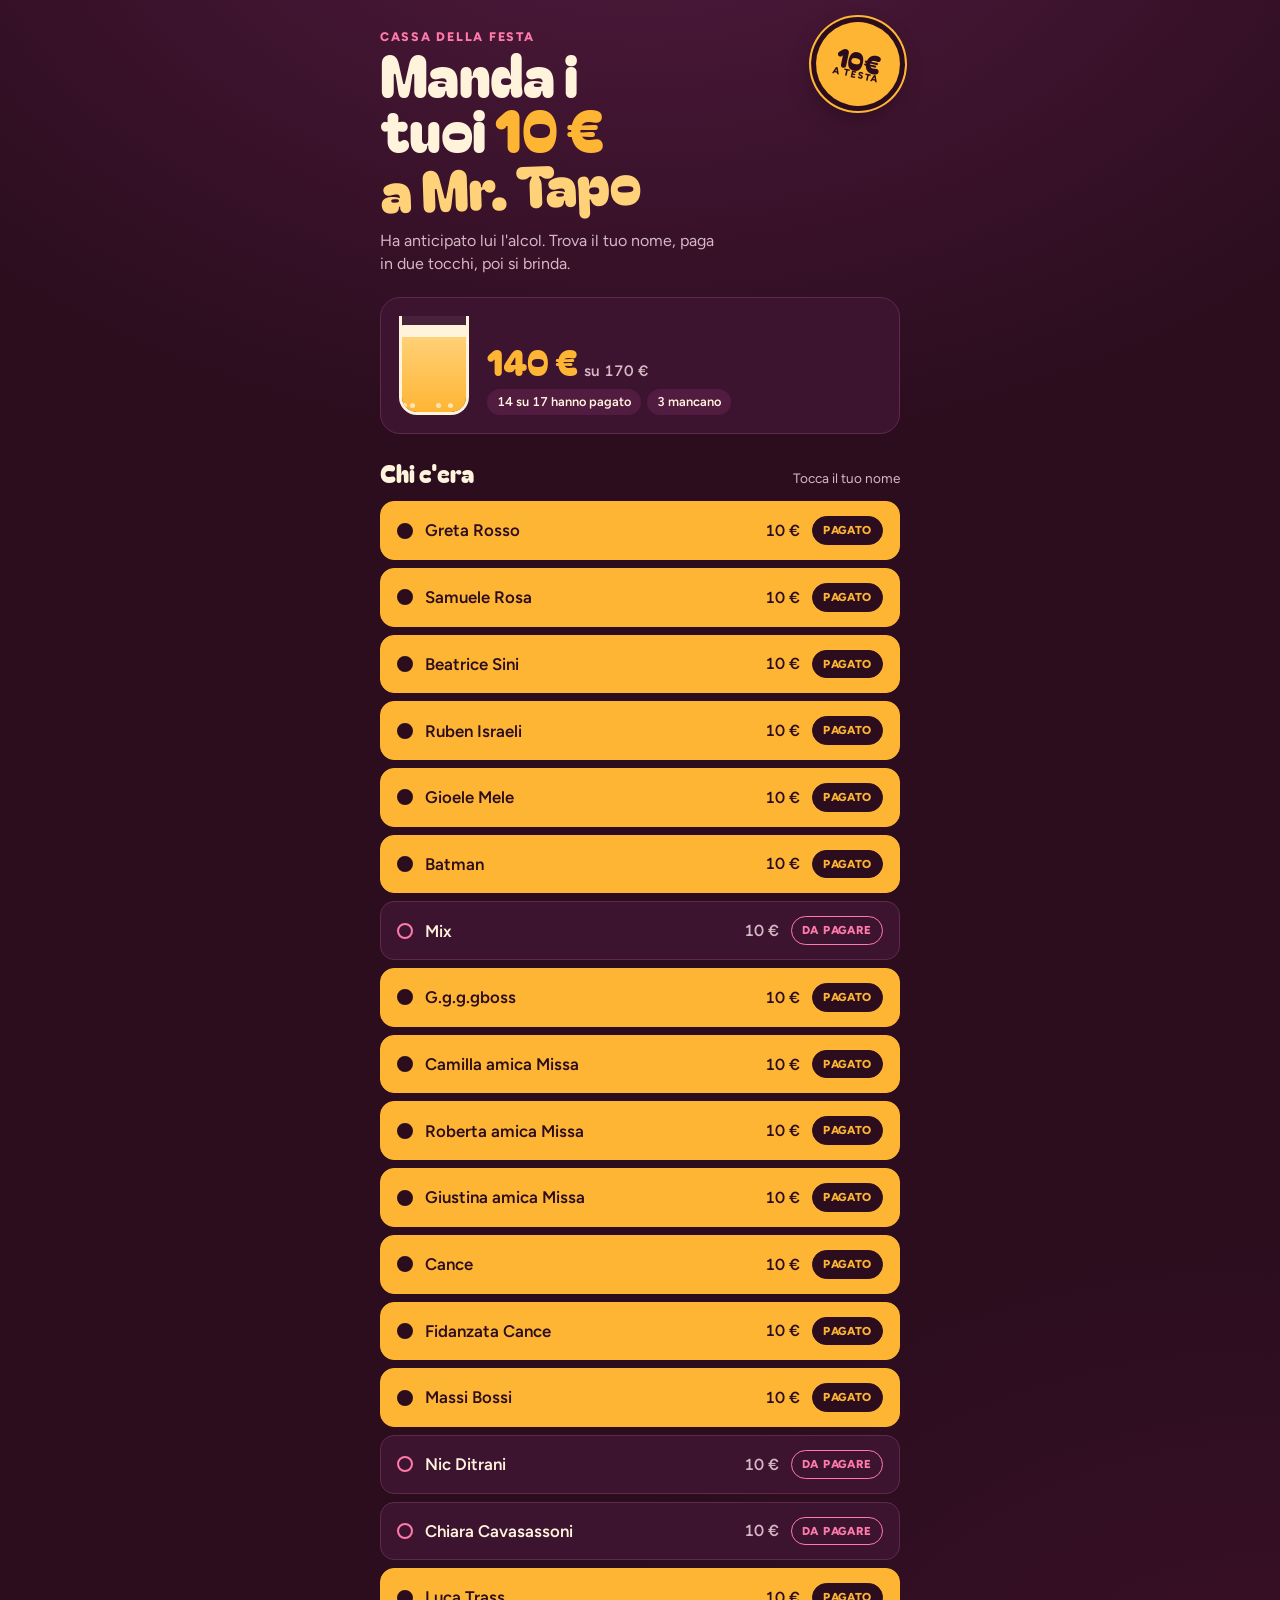
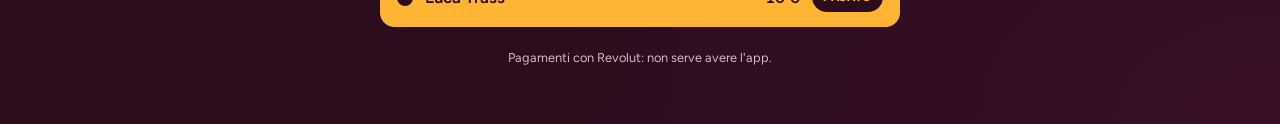
<file: index.html>
<!doctype html>
<html lang="it">
<head>
<meta charset="utf-8">
<meta name="viewport" content="width=device-width,initial-scale=1,viewport-fit=cover">
<title>Manda i tuoi 10 € a Mr. Tapo</title>
<meta property="og:title" content="Manda i tuoi 10 € a Mr. Tapo">
<meta property="og:description" content="Alcol della festa: trova il tuo nome e paga in due tocchi.">
<meta name="theme-color" content="#2b0d1e">
<link rel="stylesheet" href="https://fonts.googleapis.com/css2?family=Bagel+Fat+One&family=Figtree:wght@400;600;800&display=swap">
<link rel="stylesheet" href="style.css?v=3">
<style>html{-webkit-text-size-adjust:100%}body{margin:0;min-height:100vh;padding-top:env(safe-area-inset-top,0px);padding-bottom:env(safe-area-inset-bottom,0px)}</style>
</head>
<body>
<main id="app"><p class="lede">Caricamento…</p></main>
<script>
(function(){
  const CHI = 'Mr. Tapo', REVTAG = 'rrrtapo';
  let S = null, open = null;
  const app = document.getElementById('app');
  const eur = v => v.toLocaleString('it-IT',{style:'currency',currency:'EUR',minimumFractionDigits:v%1?2:0});
  const num = v => v.toLocaleString('it-IT',{minimumFractionDigits:v%1?2:0});
  const esc = s => String(s).replace(/[&<>"']/g, c => ({'&':'&amp;','<':'&lt;','>':'&gt;','"':'&quot;',"'":'&#39;'}[c]));
  const apple = '<svg viewBox="0 0 24 24" aria-hidden="true"><path d="M16.4 12.6c0-2.5 2-3.7 2.1-3.8-1.2-1.7-3-1.9-3.6-2-1.5-.2-3 .9-3.8.9-.8 0-2-.9-3.3-.8-1.7 0-3.3 1-4.2 2.5-1.8 3.1-.5 7.7 1.3 10.2.9 1.2 1.9 2.6 3.2 2.6 1.3-.1 1.8-.8 3.3-.8 1.6 0 2 .8 3.3.8 1.4 0 2.3-1.3 3.1-2.5 1-1.4 1.4-2.8 1.4-2.9 0 0-2.8-1.1-2.8-4.2zM13.9 5.2c.7-.9 1.2-2 1-3.2-1 0-2.3.7-3 1.6-.7.8-1.2 2-1.1 3.1 1.2.1 2.3-.6 3.1-1.5z"/></svg>';

  function render(){
    if (!S) return;
    const q = S.quota, n = S.persone.length, pagati = S.persone.filter(p=>p.pagato).length;
    const rientrati = pagati * q, pct = S.totale ? Math.min(100, rientrati / S.totale * 100) : 0;
    let h = `<header class="hero">
        <div class="cap" aria-hidden="true">${num(q)}€<small>a testa</small></div>
        <div class="text">
          <p class="kicker">Cassa della festa</p>
          <h1>Manda i tuoi <span class="cash">${num(q)} €</span> <span class="who">a ${CHI}</span></h1>
        </div>
        <p class="lede">Ha anticipato lui l'alcol. Trova il tuo nome, paga in due tocchi, poi si brinda.</p>
      </header>
      <section class="tally" aria-label="Quanto è rientrato">
        <div class="glass" role="img" aria-label="Rientrato il ${Math.round(pct)}%"><div class="beer" style="height:${pct}%"></div><i class="bubble" style="left:8px"></i><i class="bubble"></i><i class="bubble"></i><i class="bubble"></i></div>
        <div class="nums">
          <div class="big">${eur(rientrati)} <span>su ${eur(S.totale)}</span></div>
          <div class="facts"><span class="fact">${pagati} su ${n} hanno pagato</span><span class="fact">${n - pagati} mancano</span></div>
        </div>
      </section>
      <section style="display:grid;gap:10px">
        <div class="listhead"><h2>Chi c'era</h2><p>Tocca il tuo nome</p></div><ul>`;
    h += S.persone.map((p,i)=>`<li><button class="row${p.pagato?' paid':''}" data-i="${i}" aria-expanded="${open===i}"><span class="dot"></span><span class="n">${esc(p.nome)}</span><span class="q">${eur(q)}</span><span class="pill">${p.pagato?'Pagato':'Da pagare'}</span></button></li>` + (open===i ? payPanel(p,q) : '')).join('');
    h += `</ul></section><footer>Pagamenti con Revolut: non serve avere l'app.</footer>`;
    app.innerHTML = h;
  }

  function payPanel(p,q){
    if (p.pagato) return `<li class="panel"><h3>Grazie ${esc(p.nome)}, sei a posto.</h3><p class="note">${CHI} ha ricevuto i tuoi ${eur(q)}. Cin cin.</p></li>`;
    const link = `https://revolut.me/${REVTAG}?currency=EUR&amount=${Math.round(q*100)}&note=${encodeURIComponent('Alcol festa - ' + p.nome)}`;
    return `<li class="panel"><h3>${esc(p.nome)}, tocca a te</h3>
      <div class="amount">${eur(q)}</div>
      <div class="btns">
        <a class="btn revolut" href="${esc(link)}" target="_blank" rel="noopener">Ho Revolut</a>
        <a class="btn paypal" href="https://www.paypal.me/mattiaporta130/${num(q)}EUR" target="_blank" rel="noopener">Ho PayPal</a>
        <a class="btn pay" href="paga.html?c=${Math.round(q*100)}&amp;n=${encodeURIComponent(p.nome)}">Altro</a>
      </div>
      <ul class="howto">
        <li><b>Revolut</b><span>paghi dall'app, importo già messo.</span></li>
        <li><b>PayPal</b><span>nella nota scrivi il tuo nome.</span></li>
      </ul>
      <p class="note">Quando arrivano i soldi, ${CHI} ti segna come pagato.</p>
      <p class="status" id="copy-status" role="status"></p></li>`;
  }

  app.addEventListener('click', async e => {
    const cp = e.target.closest('[data-copy]');
    if (cp){
      const out = document.getElementById('copy-status');
      try { await navigator.clipboard.writeText(cp.dataset.copy); out.textContent = 'Link copiato: incollalo in Safari.'; }
      catch { out.textContent = cp.dataset.copy; }
      return;
    }
    const row = e.target.closest('.row');
    if (row){ const i = +row.dataset.i; open = open===i ? null : i; render(); }
  });

  async function load(){
    try {
      const r = await fetch('stato.json?t=' + Date.now(), {cache:'no-store'});
      if (!r.ok) throw new Error(r.status);
      S = await r.json(); render();
    } catch (err) {
      if (!S) app.innerHTML = '<p class="lede">Non riesco a caricare la lista. Ricarica la pagina.</p>';
    }
  }
  load();
  setInterval(() => { if (!document.hidden) load(); }, 60000);
  document.addEventListener('visibilitychange', () => { if (!document.hidden) load(); });
})();
</script>
</body>
</html>
</file>
<file: style.css>
/* Layout: una colonna da telefono. Insegna da bar in alto, bicchiere che si riempie, lista nomi come gettoni da toccare. Look unico, scuro per scelta. */
:root{
  --wine:#2b0d1e; --wine-2:#3d1430; --wine-3:#521b40;
  --gold:#ffb534; --gold-2:#ffd27a; --foam:#fff3dc; --rose:#ff7aa8;
  --muted:#d6b7c6; --line:#5e2a4c; --ok:#ffb534; --ok-fg:#2b0d1e;
  --display:"Bagel Fat One","Arial Rounded MT Bold",ui-rounded,system-ui,sans-serif;
  --body:"Figtree",system-ui,-apple-system,"Segoe UI",sans-serif;
  color-scheme:dark;
}
body{background:var(--wine);color:var(--foam);font-family:var(--body);font-size:16px;line-height:1.45;
  background-image:radial-gradient(120% 60% at 50% -10%,var(--wine-3) 0%,transparent 60%),radial-gradient(80% 40% at 100% 100%,#3a1028 0%,transparent 70%)}
main{max-width:520px;margin:0 auto;padding-block:28px 56px;padding-left:max(16px,env(safe-area-inset-left,0px));padding-right:max(16px,env(safe-area-inset-right,0px));display:grid;gap:22px}

.hero{display:grid;gap:12px;position:relative}
.kicker{font-size:.78rem;font-weight:800;letter-spacing:.14em;text-transform:uppercase;color:var(--rose);margin:0}
h1{font-family:var(--display);font-weight:400;font-size:clamp(2.4rem,11vw,3.6rem);line-height:.95;margin:0;text-wrap:balance;letter-spacing:-.01em}
h1 .cash{color:var(--gold);white-space:nowrap}
h1 .who{display:block;color:var(--gold-2);transform:rotate(-2deg);transform-origin:left;margin-top:.12em}
.lede{margin:0;color:var(--muted);max-width:34ch}

.cap{position:absolute;top:-6px;right:0;width:84px;height:84px;border-radius:50%;display:grid;place-content:center;text-align:center;
  background:var(--gold);color:var(--wine);font-family:var(--display);font-size:1.6rem;line-height:.9;transform:rotate(12deg);
  box-shadow:0 0 0 5px var(--wine),0 0 0 7px var(--gold),0 10px 24px rgba(0,0,0,.35)}
.cap small{display:block;font-family:var(--body);font-weight:800;font-size:.6rem;letter-spacing:.12em;text-transform:uppercase}
.hero .text{padding-right:96px}

.tally{display:grid;grid-template-columns:auto 1fr;gap:18px;align-items:end;background:var(--wine-2);border:1px solid var(--line);border-radius:20px;padding:18px}
.glass{position:relative;width:64px;height:96px;border:3px solid var(--foam);border-top:none;border-radius:0 0 18px 18px;overflow:hidden;background:rgba(255,243,220,.06)}
.glass .beer{position:absolute;left:0;right:0;bottom:0;background:linear-gradient(var(--gold-2),var(--gold));transition:height .8s cubic-bezier(.2,.8,.2,1)}
.glass .beer::before{content:"";position:absolute;left:-4px;right:-4px;top:-8px;height:12px;border-radius:8px;background:var(--foam)}
.glass .bubble{position:absolute;bottom:4px;width:5px;height:5px;border-radius:50%;background:rgba(255,243,220,.75);animation:rise 3.2s infinite ease-in}
.glass .bubble:nth-child(2){left:18px;animation-delay:.4s}.glass .bubble:nth-child(3){left:34px;animation-delay:1.3s}.glass .bubble:nth-child(4){left:46px;animation-delay:2.1s}
@keyframes rise{0%{transform:translateY(0);opacity:0}15%{opacity:1}100%{transform:translateY(-80px);opacity:0}}
.nums{display:grid;gap:10px;min-width:0;font-variant-numeric:tabular-nums}
.big{font-family:var(--display);font-size:2.2rem;line-height:1;color:var(--gold)}
.big span{font-family:var(--body);font-weight:600;font-size:.95rem;color:var(--muted)}
.facts{display:flex;flex-wrap:wrap;gap:6px}
.fact{font-size:.8rem;font-weight:600;padding:4px 10px;border-radius:99px;background:var(--wine-3);color:var(--foam)}

.listhead{display:flex;justify-content:space-between;align-items:baseline;gap:12px}
.listhead h2{font-family:var(--display);font-weight:400;font-size:1.5rem;margin:0}
.listhead p{margin:0;font-size:.85rem;color:var(--muted)}
ul{list-style:none;margin:0;padding:0;display:grid;gap:8px}
.row{display:flex;align-items:center;gap:12px;width:100%;text-align:left;font:inherit;color:inherit;background:var(--wine-2);border:1px solid var(--line);border-radius:14px;padding:14px 16px;cursor:pointer;transition:transform .12s,background .2s}
.row:hover{background:var(--wine-3)}
.row:active{transform:scale(.985)}
.row .dot{width:12px;height:12px;border-radius:50%;border:2px solid var(--rose);flex:none}
.row .n{flex:1;min-width:0;font-weight:600;font-size:1.05rem;overflow-wrap:anywhere}
.row .q{font-variant-numeric:tabular-nums;color:var(--muted);font-weight:600}
.pill{font-size:.72rem;font-weight:800;letter-spacing:.06em;text-transform:uppercase;padding:5px 10px;border-radius:99px;background:transparent;color:var(--rose);border:1.5px solid var(--rose);white-space:nowrap}
.row.paid{background:var(--gold);border-color:var(--gold);color:var(--wine)}
.row.paid .dot{background:var(--wine);border-color:var(--wine)}
.row.paid .q{color:var(--wine)}
.row.paid .pill{background:var(--wine);color:var(--gold);border-color:var(--wine)}
.row:focus-visible,.btn:focus-visible,input:focus-visible,.x:focus-visible{outline:3px solid var(--gold-2);outline-offset:2px}

.panel{background:var(--foam);color:var(--wine);border-radius:18px;padding:18px;display:grid;gap:12px}
.panel h3{font-family:var(--display);font-weight:400;font-size:1.4rem;margin:0;line-height:1.05}
.amount{font-family:var(--display);font-size:3rem;line-height:1;font-variant-numeric:tabular-nums}
.btns{display:grid;gap:8px}
.btn{display:inline-flex;justify-content:center;align-items:center;gap:8px;font:inherit;font-weight:800;padding:15px 16px;border-radius:14px;border:2px solid currentColor;background:transparent;color:inherit;text-decoration:none;cursor:pointer}
.btn.pay{background:#000;color:#fff;border-color:#000;font-size:1.05rem}
.btn.pay svg{width:20px;height:20px;fill:currentColor}
.btn.small{padding:9px 12px;font-size:.9rem;font-weight:600}
.btn[disabled]{opacity:.55;cursor:default}
.howto{display:grid;gap:6px;margin:0;padding:0;list-style:none;font-size:.9rem}
.howto li{display:flex;gap:8px}.howto b{min-width:64px}
.note{font-size:.88rem;margin:0;opacity:.85}
.status{font-size:.88rem;min-height:1.2em;margin:0}

.admin{background:var(--wine-2);border:1px dashed var(--gold);border-radius:18px;padding:18px;display:grid;gap:12px}
.admin h3{font-family:var(--display);font-weight:400;font-size:1.25rem;margin:0;color:var(--gold)}
.admin .note{color:var(--muted);opacity:1}
.admin .btn.save{background:var(--gold);color:var(--wine);border-color:var(--gold)}
label{display:grid;gap:4px;font-size:.82rem;color:var(--muted)}
input{font:inherit;font-size:16px;padding:10px 12px;border-radius:10px;border:1px solid var(--line);background:var(--wine);color:var(--foam);min-width:0;width:100%;box-sizing:border-box}
.two{display:grid;grid-template-columns:1fr 1fr;gap:8px}
.add{display:flex;gap:8px}.add input{flex:1}
.owner-row{display:flex;gap:6px;align-items:center}.owner-row .row{flex:1}
.x{border:none;background:none;color:var(--muted);font-size:1.4rem;cursor:pointer;padding:6px 8px;border-radius:8px}
.warn{color:var(--gold-2)}
footer{text-align:center;font-size:.8rem;color:var(--muted)}
@media (max-width:360px){.cap{width:70px;height:70px;font-size:1.3rem}.hero .text{padding-right:80px}}
@media (prefers-reduced-motion: reduce){.glass .bubble{animation:none;display:none}.glass .beer,.row{transition:none}}
.btn.paypal{background:#ffc439;color:#111;border-color:#ffc439}
.howto b{min-width:72px}
.btn.revolut{background:var(--wine);color:var(--foam);border-color:var(--wine)}
.howto li{display:grid;grid-template-columns:auto 1fr;gap:8px}.howto b{min-width:0;white-space:nowrap}
</file>
